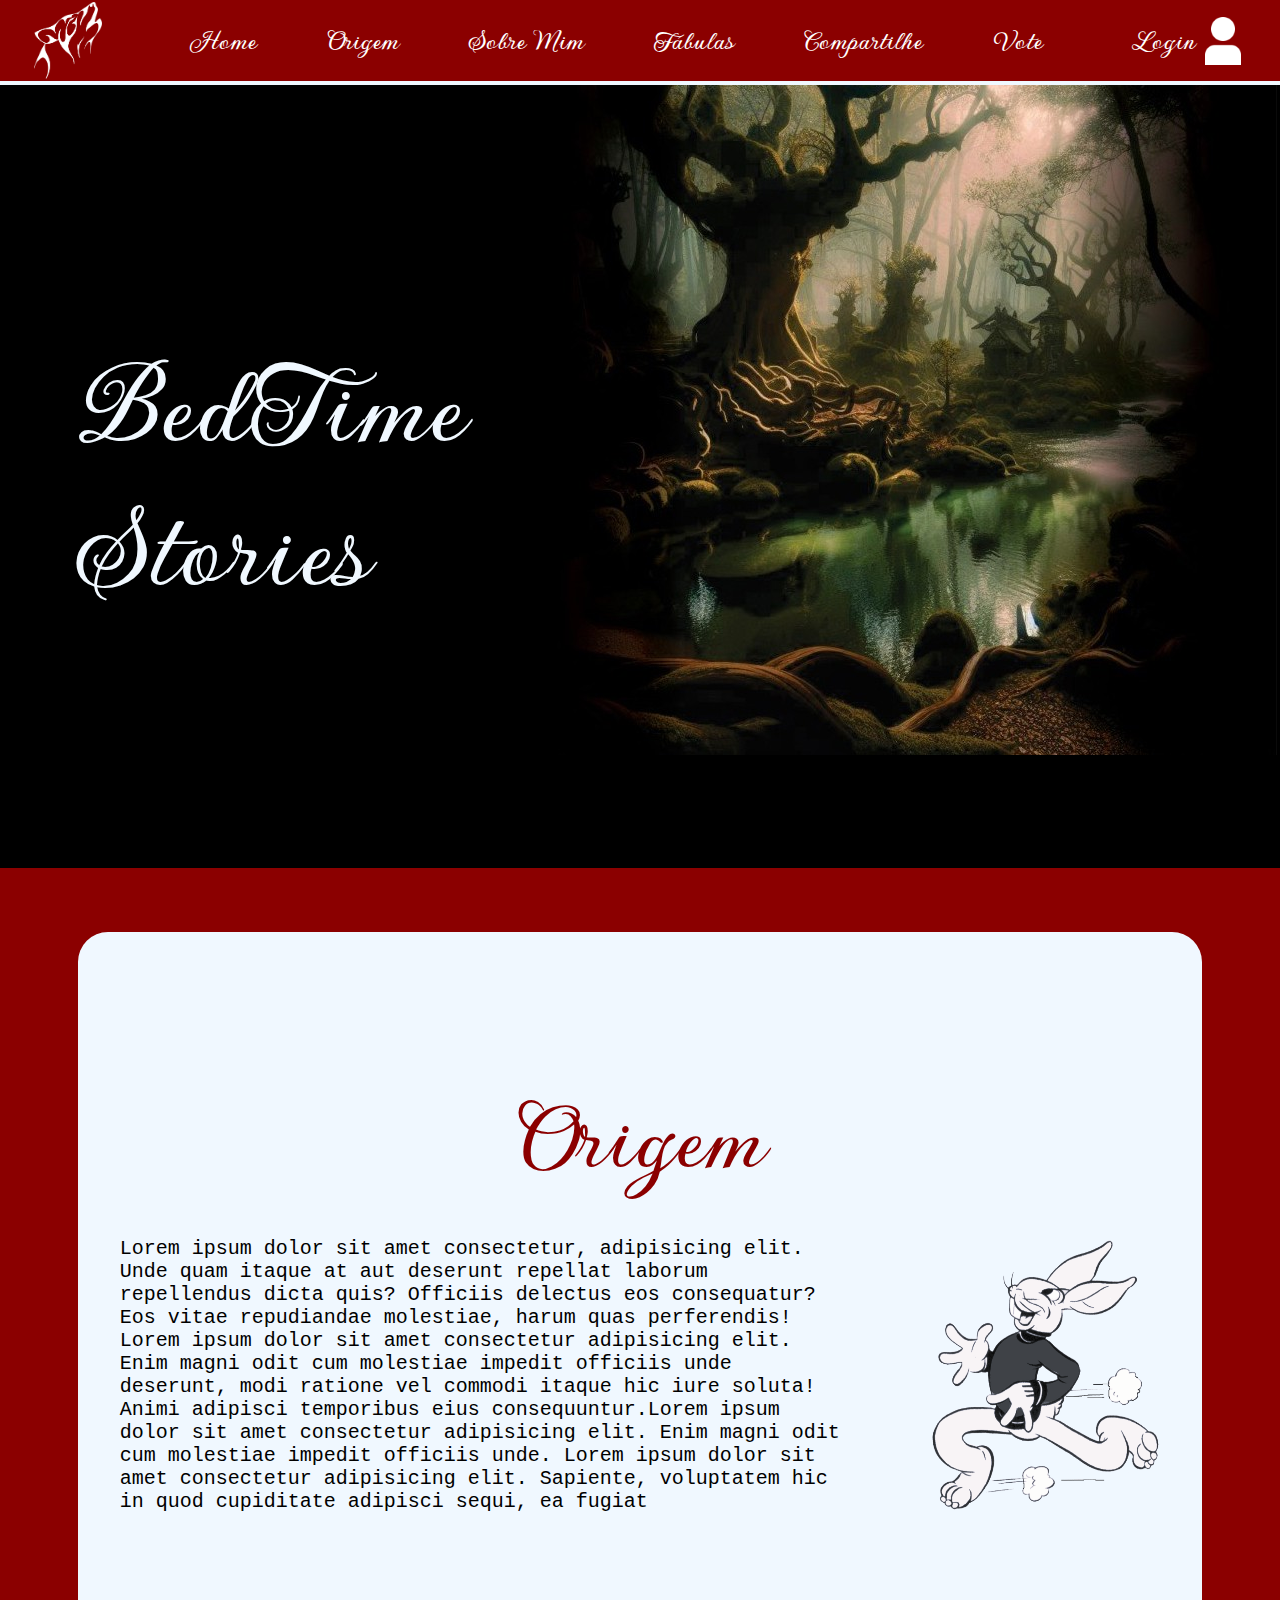
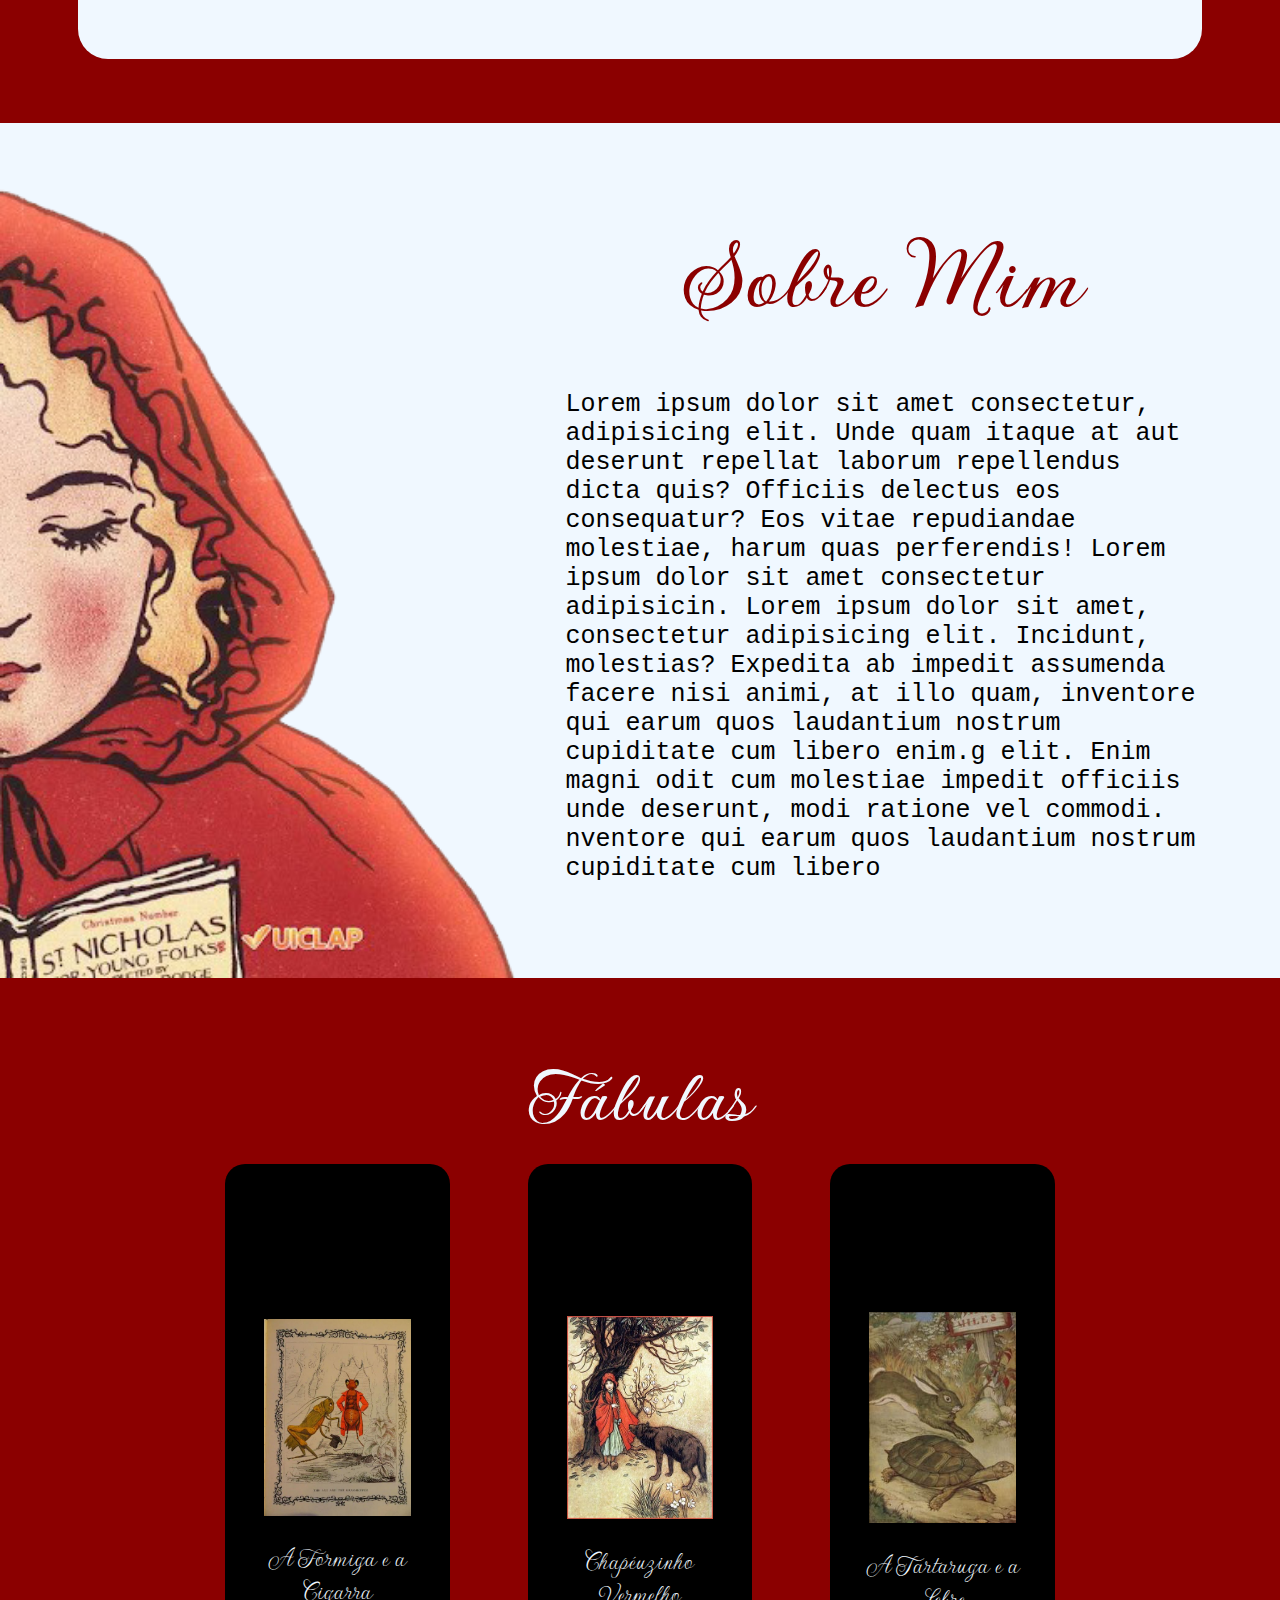
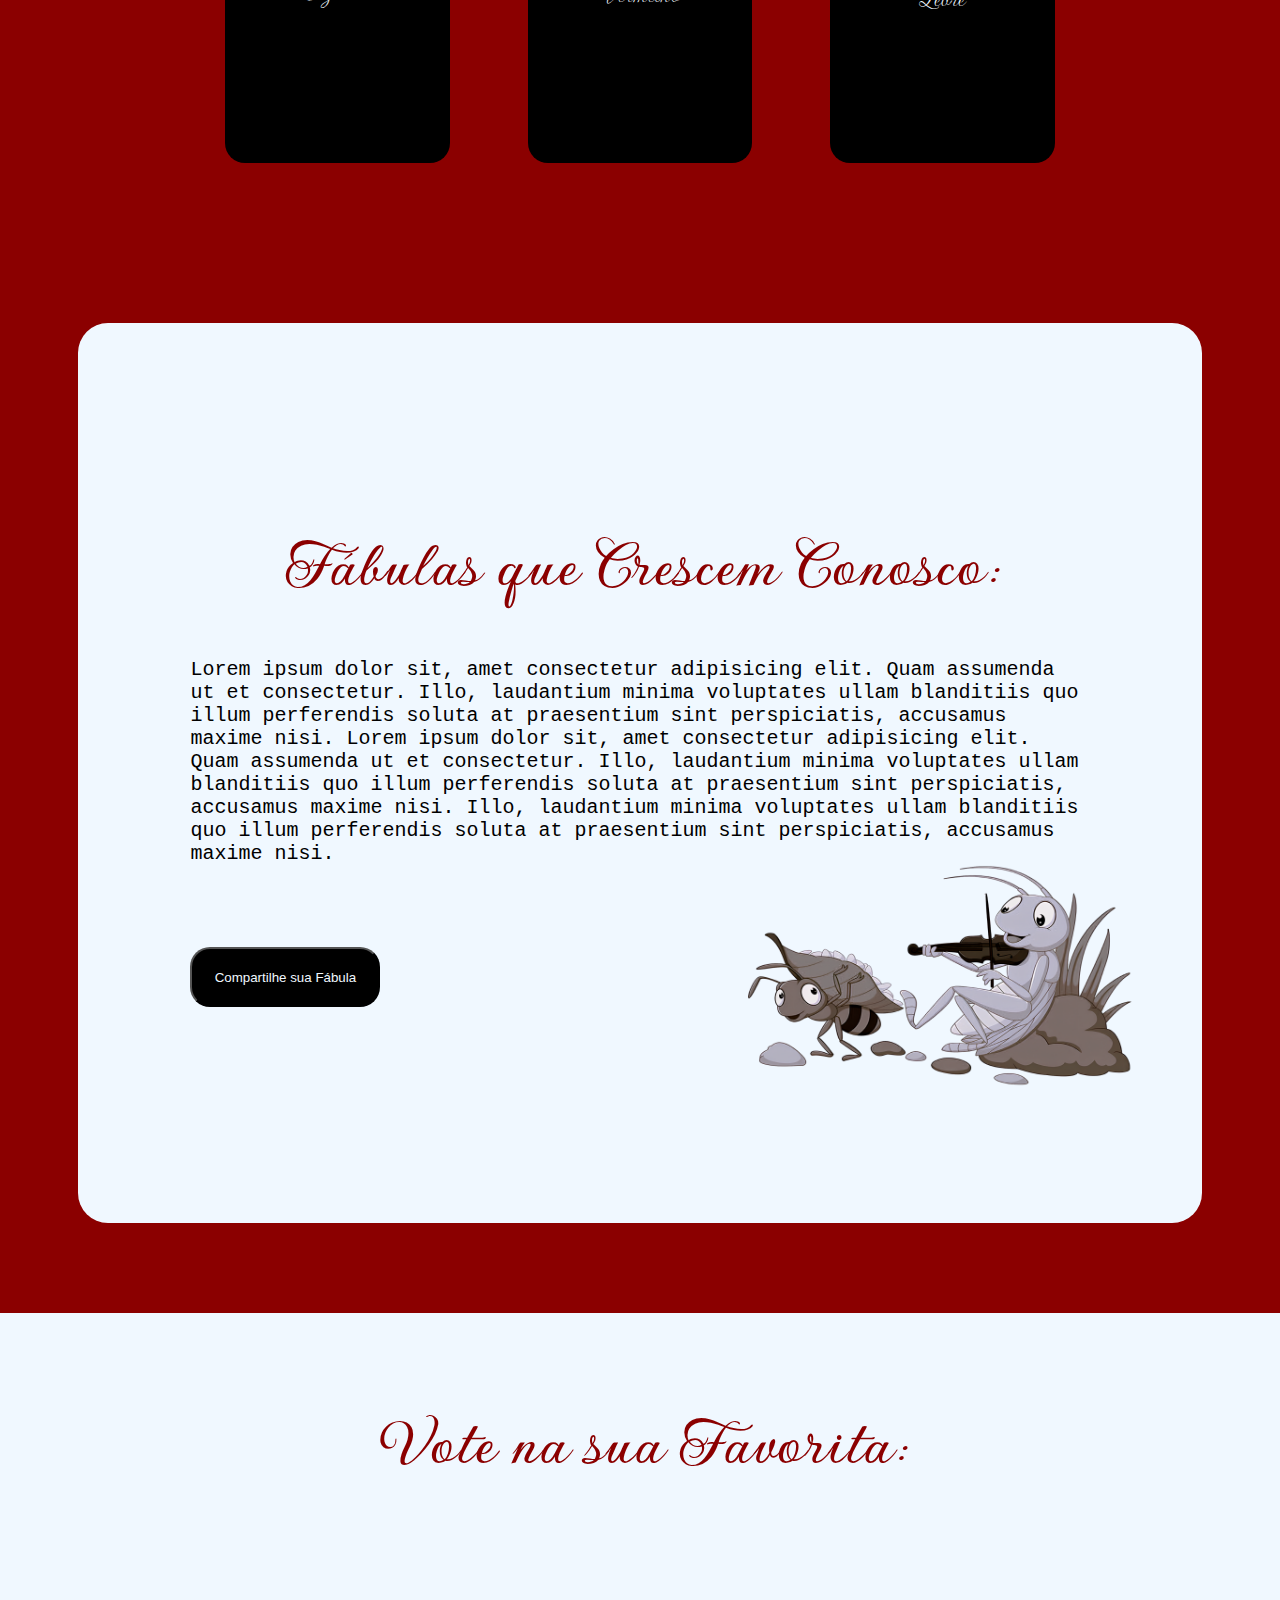
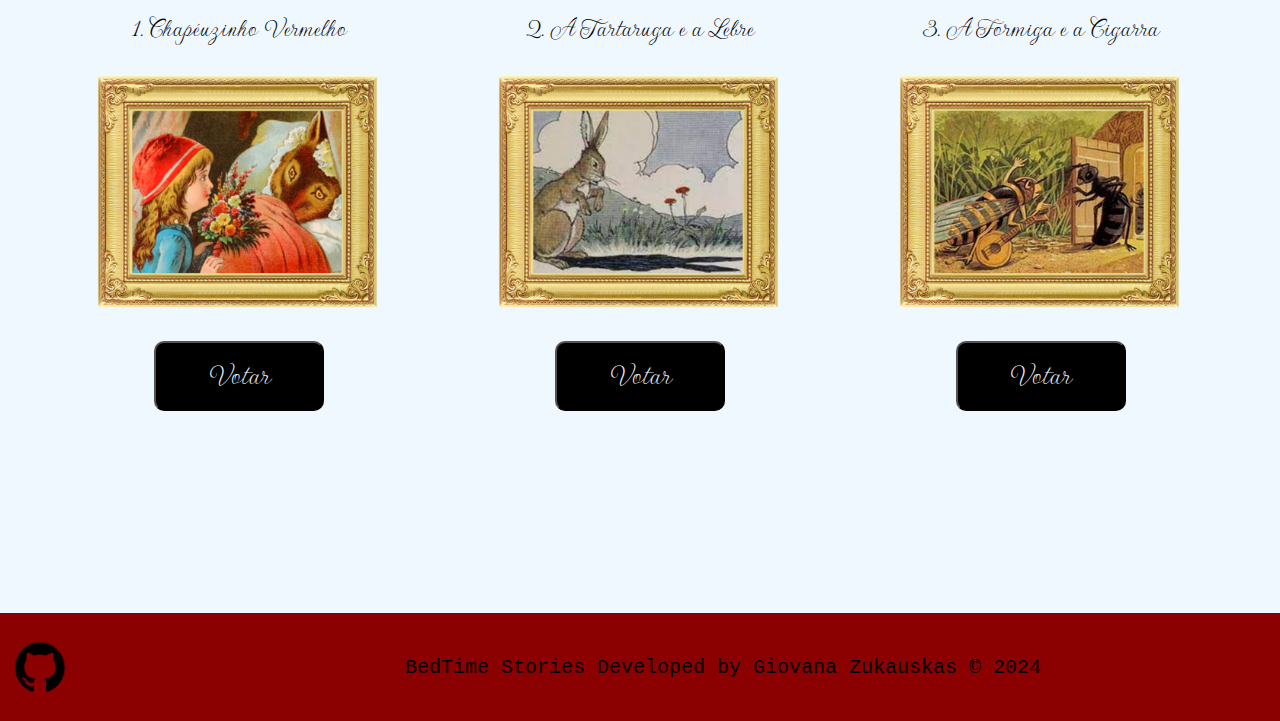
<file: projeto_individual/public/index.html>
<!DOCTYPE html>
<html lang="en">

<head>
  <meta charset="UTF-8">
  <meta name="viewport" content="width=device-width, initial-scale=1.0">
  <title>Document</title>
  <link rel="stylesheet" href="index.css">
</head>

<body>
  <div class="container">
    <div class="header">
      <div class="container">
        <div class="logo">
          <a href="index.html">
            <img src="imagens/logo_lobo.png" />
          </a>
        </div>
        <ul class="navbar">
          <li class="agora">
            <a href="#home" style="color: white;">Home</a>
          </li>
          <li>
            <a href="#origem">Origem</a>
          </li>
          <li>
            <a href="#sobremim">Sobre Mim</a>
          </li>
          <li>
            <a href="#fabulas">Fábulas</a>
          </li>
          <li>
            <a href="#compartilhe">Compartilhe</a>
          </li>
          <li>
            <a href="#vote">Vote</a>
          </li>
        </ul>
        <div class="login">
          <a href="login.html">Login</a>
          <img src="perfil.png" alt="">
        </div>
      </div>
    </div>

    <main>
      <div class="sessao banner" id="home">
        <div class="container2 banner">
          <div class="titulo">

            <h1>BedTime <br> Stories</h1>
          </div>
        </div>
      </div>

      <div class="sessao origem" id="origem">
        <div class="container2 origem">
          <div class="titulo origem">
            <h1>Origem</h1>
          </div>
          <div class="conteudo origem">
            <p>Lorem ipsum dolor sit amet consectetur, adipisicing elit. Unde quam itaque at aut deserunt repellat
              laborum repellendus dicta quis? Officiis delectus eos consequatur? Eos vitae repudiandae molestiae, harum
              quas perferendis! Lorem ipsum dolor sit amet consectetur adipisicing elit. Enim magni odit cum molestiae
              impedit officiis unde deserunt, modi ratione vel commodi itaque hic iure soluta! Animi adipisci temporibus
              eius consequuntur.Lorem ipsum dolor sit amet consectetur adipisicing elit. Enim magni odit cum molestiae
              impedit officiis unde. Lorem ipsum dolor sit amet consectetur adipisicing elit. Sapiente, voluptatem hic
              in quod cupiditate adipisci sequi, ea fugiat </p>
            <img src="imagens/lebreDescolorida.png" alt="">
          </div>
        </div>
      </div>

      <div class="sessao sobreMim" id="sobremim">
        <div class="container2 sobreMim">
          <img src="imagens/chapeuzinho_sobreMim.png" alt="">
          <div class="titulo sobreMim">
            <h1>Sobre Mim</h1>
            <p>Lorem ipsum dolor sit amet consectetur, adipisicing elit. Unde quam itaque at aut deserunt repellat
              laborum repellendus dicta quis? Officiis delectus eos consequatur? Eos vitae repudiandae molestiae, harum
              quas perferendis! Lorem ipsum dolor sit amet consectetur adipisicin. Lorem ipsum dolor sit amet,
              consectetur adipisicing elit. Incidunt, molestias? Expedita ab impedit assumenda facere nisi animi, at
              illo quam, inventore qui earum quos laudantium nostrum cupiditate cum libero enim.g elit. Enim magni odit
              cum molestiae impedit officiis unde deserunt, modi ratione vel commodi. nventore qui earum quos laudantium
              nostrum cupiditate cum libero</p>
          </div>
        </div>
      </div>

      <div class="sessao fabulas" id="fabulas">
        <div class="container2 fabulas">
          <div class="titulo historias">
            <h1>Fábulas</h1>
          </div>
          <div class="menuImagens">
            <div class="bloco" onclick="window.location.href='historiaFormiga.html'">
              <img src="imagens/formiga_cigarra_LerHistoria.JPG" alt="">
              <p>A Formiga e a Cigarra</p>
            </div>
            <div class="bloco" onclick="window.location.href='historiaChapeuzinho.html'">
              <img src="imagens/chapeuzinho_LerHistoria.jpg" alt="">
              <p>Chapéuzinho Vermelho</p>
            </div>
            <div class="bloco" onclick="window.location.href='historiaTartaruga.html'">
              <img src="imagens/tartarugaLebre_LerHistoria.jpg" alt="">
              <p>A Tartaruga e a Lebre</p>
            </div>
          </div>
        </div>
      </div>

      <div class="sessao compartilhe" id="compartilhe">
        <div class="container2 compartilhe">
          <div class="titulo compartilhe">
            <h1>Fábulas que Crescem Conosco:</h1>
          </div>
          <p>Lorem ipsum dolor sit, amet consectetur adipisicing elit. Quam assumenda ut et consectetur. Illo,
            laudantium minima voluptates ullam blanditiis quo illum perferendis soluta at praesentium sint perspiciatis,
            accusamus maxime nisi. Lorem ipsum dolor sit, amet consectetur adipisicing elit. Quam assumenda ut et
            consectetur. Illo, laudantium minima voluptates ullam blanditiis quo illum perferendis soluta at praesentium
            sint perspiciatis, accusamus maxime nisi. Illo, laudantium minima voluptates ullam blanditiis quo illum
            perferendis soluta at praesentium sint perspiciatis, accusamus maxime nisi.</p>
          <div class="imagemCompartilhe">
            <img src="imagens/thumbnail_aformiga-(2).png" alt="">
            <button>Compartilhe sua Fábula</button>
          </div>
        </div>
      </div>

      <div class="sessao vote" id="vote">
        <div class="container2 vote">
          <div class="titulo vote">
            <h1>Vote na sua Favorita:</h1>
          </div>
          <div class="menuImagens votacao">
            <div class="bloco">
              <p>1. Chapéuzinho Vermelho</p>
              <img src="imagens/vote_chapeuzinho.png" alt="">
              <button>Votar</button>
            </div>
            <div class="bloco">
              <p>2. A Tartaruga e a Lebre</p>
              <img src="imagens/vote_lebre.png" alt="">
              <button>Votar</button>
            </div>
            <div class="bloco">
              <p>3. A Formiga e a Cigarra</p>
              <img src="imagens/vote_formiga.png" alt="">
              <button>Votar</button>
            </div>
          </div>
        </div>
      </div>

</main>
          <footer>
            <img src="imagens/git.png" alt="">
           <p>BedTime Stories Developed by Giovana Zukauskas © 2024</p>
          </footer>

</body>

</html>
</file>
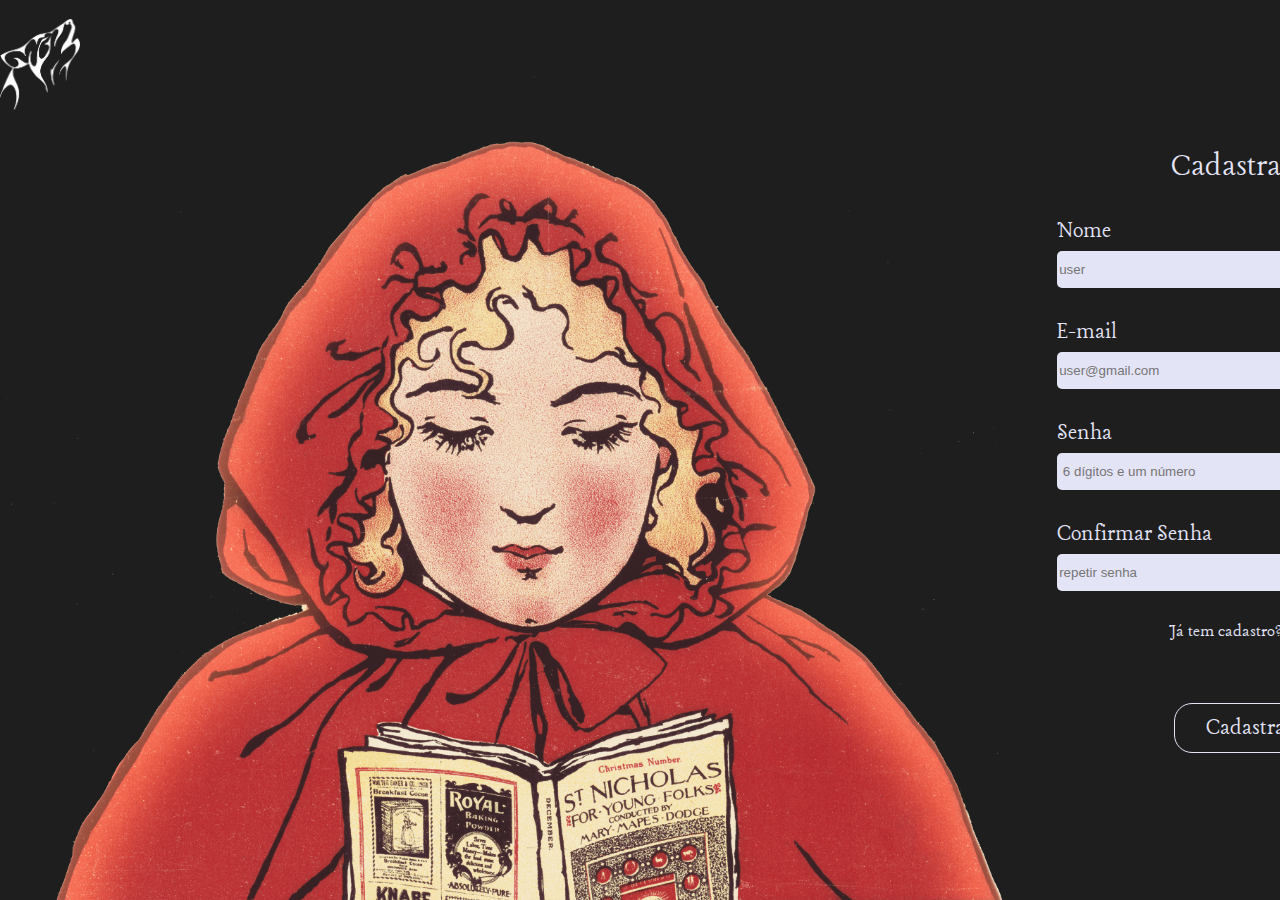
<file: projeto_individual/public/cadastro.html>
<!DOCTYPE html>
<html lang="pt-br">

<head>
    <meta charset="UTF-8">
    <meta name="viewport" content="width=device-width, initial-scale=1.0">
    <link rel="stylesheet" href="cadastro.css">
    <title>Cadastro</title>
    <link rel="shortcut icon" href="assets/icon.png">
</head>

<body>
    <div class="transicao"></div>
    <div class="container">
        <nav>
            <a onclick="transicaoHome()"><img src="imagens/logo_lobo.png" /></a>
        </nav>

        <img class="fundo" src="imagens/chapeuzinho_cadastro.png">

        <div class="cadastro">

            <span class="titulo-cadastro">Cadastrar-se</span>

            <div class="info-cadastro">
                <span class="titulo-input-cadastro">Nome</span>
                <input class="input-cadastro" type="text" id="input_nome" placeholder="user">
            </div>


            <div class="info-cadastro">
                <span class="titulo-input-cadastro">E-mail</span>
                <input class="input-cadastro" type="text" id="input_email" placeholder="user@gmail.com">
            </div>

            <div class="info-cadastro">
                <span class="titulo-input-cadastro">Senha</span>
                <input class="input-cadastro" type="password" id="input_senha" placeholder=" 6 dígitos e um número">
            </div>

            <div class="info-cadastro">
                <span class="titulo-input-cadastro">Confirmar Senha</span>
                <input class="input-cadastro" type="password" id="input_confirmarSenha" placeholder="repetir senha">
            </div>

            <div class="outros-cadastro">
                <a onclick="transicaoLogin()"><span class="outro-cadastro">Já tem cadastro? Entrar</span></a>
            </div>

            <span class="outros-cadastro-mensagem" id="mensagem"></span>
            <button onclick="cadastrar()" class="botao-cadastro"><span>Cadastrar</span></button>

        </div>
    </div>
</body>

</html>

<script>

    window.onload = function () {
        setTimeout(document.querySelector('div').classList.add("active"), 1000)
    }

    function cadastrar() {
        const nome = input_nome.value;
        const email = input_email.value;
        const senha = input_senha.value;
        const confirmarSenha = input_confirmarSenha.value;

        let temNumero = true;
        for (let contador = 0; contador <= senha.length - 1; contador++) {
            let numeroSenha = Number(senha[contador]);
            if (numeroSenha) {
                temNumero = false;
            }
        }

        if (nome == '' || email == '' || senha == '' || confirmarSenha == '') {
            mensagem.style.color = 'red'
            mensagem.innerHTML = 'Preencha todos os campos para continuar'
            setTimeout(function () { mensagem.innerHTML = '' }, 1000)
        }
        else if (nome.length > 20) {
            mensagem.innerHTML = 'O nome deve ter no máximo 20 caractéres'
            setTimeout(function () { mensagem.innerHTML = '' }, 1000)
        }
        else if (email.indexOf('@') == -1 || email.endsWith('@') || email.indexOf('.') == -1) {
            mensagem.innerHTML = 'Insira um e-mail válido'
            setTimeout(function () { mensagem.innerHTML = '' }, 1000)
        }
        else if (senha.length > 6 || senha.length < 6) {
            mensagem.innerHTML = 'A senha deve ter 6 caractéres e pelo menos um número'
            setTimeout(function () { mensagem.innerHTML = '' }, 1000)
        }
        else if (temNumero) {
            mensagem.innerHTML = 'A senha deve ter 6 caractéres e pelo menos um número'
            setTimeout(function () { mensagem.innerHTML = '' }, 1000)
        }
        else if (senha != confirmarSenha) {
            mensagem.innerHTML = 'A confirmação de senha não confere com a senha inserida'
            setTimeout(function () { mensagem.innerHTML = '' }, 1000)
        }
        else {

            fetch("/usuarios/autenticar", {
                method: "POST",
                headers: {
                    "Content-Type": "application/json"
                },
                body: JSON.stringify({
                    emailServer: email,
                    senhaServer: senha
                })
            }).then(function (resposta) {
                console.log("ESTOU NO THEN DO entrar()!")

                if (resposta.ok) {
                    console.log(resposta);
                    mensagem.innerHTML = 'Este usuário já foi cadastrado!'
                    setTimeout(function () { mensagem.innerHTML = '' }, 1000)

                } else {
                    alert('Cadastro realizado com sucesso! Você será redirecionado a página de login.')

                    fetch("/usuarios/cadastrar", {
                        method: "POST",
                        headers: {
                            "Content-Type": "application/json",
                        },
                        body: JSON.stringify({
                            // crie um atributo que recebe o valor recuperado aqui
                            // Agora vá para o arquivo routes/usuario.js
                            nomeServer: nome,
                            emailServer: email,
                            senhaServer: senha
                        }),
                    })
                    window.location.href = "login.html"
                }

            }).catch(function (erro) {
                console.log(erro);
            })






        }
    }

    function transicaoLogin() {
        document.querySelector('div').classList.add("login")
        setTimeout(function () { window.location = 'login.html' }, 1000)
    }


    function transicaoHome() {
        document.querySelector('div').classList.add("login")
        setTimeout(function () { window.location = 'index.html' }, 1000)
    }
</script>
</file>
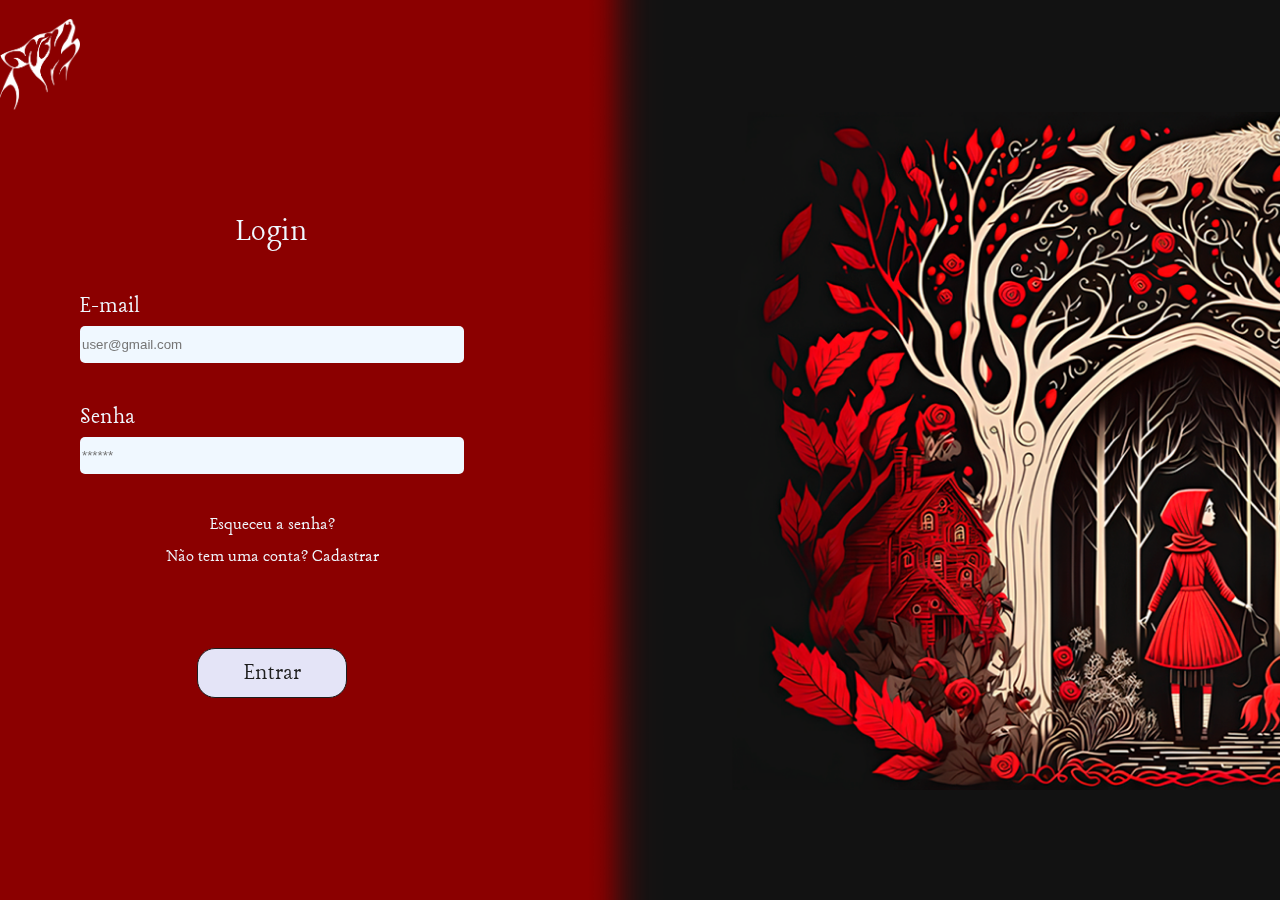
<file: projeto_individual/public/login.html>
<!DOCTYPE html>
<html lang="pt-br">

<head>
    <meta charset="UTF-8">
    <meta name="viewport" content="width=device-width, initial-scale=1.0">
    <link rel="stylesheet" href="login.css">
    <title>Login</title>
    <link rel="shortcut icon" href="assets/icon.png">
</head>

<body>
    <div class="transicao"></div>
    <div class="container">
        <nav>
            <a href="index.html"><img src="imagens/logo_lobo.png" /></a>
        </nav>

        <div class="login">

            <span class="titulo-login">Login</span>

            <div class="info-login">
                <span class="titulo-input-login">E-mail</span>
                <input class="input-login" type="text" id="input_email" placeholder="user@gmail.com">
            </div>

            <div class="info-login">
                <span class="titulo-input-login">Senha</span>
                <input class="input-login" type="password" id="input_senha" placeholder="******">
            </div>

            <div class="outros-login">
                <span class="outro-login">Esqueceu a senha?</span>
                <a onclick="transicaoCadastro()"> <span class="outro-login" onclick="ircadastro()">Não tem uma conta?
                        Cadastrar</span></a>
            </div>

            <span class="outro-login-mensagem" id="mensagem"></span>
            <button onclick="entrar()" class="botao-login"><span class="botao-anim">Entrar</span></button>

        </div>


        <img class="fundo" src="imagens/login.png">

    </div>
</body>

</html>

<script>

    window.onload = function () {
        setTimeout(document.querySelector('div').classList.add("active"), 1000)
    }


    function entrar() {
        const email = input_email.value;
        const senha = input_senha.value;

        if (email == '' || senha == '') {
            mensagem.style.color = 'red'
            mensagem.innerHTML = 'Insira um login e senha'
            setTimeout(function () { mensagem.innerHTML = '' }, 1000)
        } else {

            fetch("/usuarios/autenticar", {
                method: "POST",
                headers: {
                    "Content-Type": "application/json"
                },
                body: JSON.stringify({
                    emailServer: email,
                    senhaServer: senha
                })
            }).then(function (resposta) {
                console.log("ESTOU NO THEN DO entrar()!")

                if (resposta.ok) {
                    console.log(resposta);

                    resposta.json().then(json => {
                        console.log(json);
                        console.log(JSON.stringify(json));
                        sessionStorage.EMAIL_USUARIO = json.email;
                        sessionStorage.NOME_USUARIO = json.nome;
                        sessionStorage.ID_USUARIO = json.idUsuario;

                        setTimeout(function () { window.location = 'dashboard.html' }, 1000); // apenas para exibir o loading


                    });


                } else {

                    console.log("Houve um erro ao tentar realizar o login!");
                    mensagem.style.color = 'red'
                    mensagem.innerHTML = 'E-mail e /ou senha inválidos'
                    setTimeout(function () { mensagem.innerHTML = '' }, 1000)
                    resposta.text().then(texto => {
                        console.error(texto);
                    
                    });
                }

            }).catch(function (erro) {
                console.log(erro);
            })
        }
    }

    function transicaoCadastro() {
        document.querySelector('div').classList.add("cadastro")
        setTimeout(function () { window.location = 'cadastro.html' }, 1000)
    }

    function transicaoHome() {
        document.querySelector('div').classList.remove("active")
        setTimeout(function () { window.location = 'index.html' }, 1000)
    }


</script>
</file>
<file: projeto_individual/public/index.css>
@import url('https://fonts.googleapis.com/css2?family=Cousine:ital,wght@0,400;0,700;1,400;1,700&family=Gwendolyn:wght@400;700&display=swap');

* {
  margin: 0;
  padding: 0;
  box-sizing: border-box;
}

html {
    scroll-behavior: smooth;
  }
  
  body {
    margin: 0;
    font-family: monospace;
    background-color: #f1f3f3;
  }
  
  .header {
    background-color: #8B0000;
    width: 100%;
    height: 85px;
    font-weight: bold;
    border-bottom: 4px aliceblue solid;
  }
  
  .header .container {
    display: flex;
    flex-direction: row;
    justify-content: space-around;
    align-items: center;
    height: 100%;
    font-family: 'Gwendolyn', sans-serif;
  }
  
  .logo a {
    display: flex;
    align-items: center;
    justify-items: center;
    text-decoration: none;
  }
  
  .logo a img {
    height: 100%;
    width: 68px;
  }
  
  .header .container .navbar {
    display: flex;
    list-style: none;
    width: 70%;
    font-size: 29px;
    align-items: center;
    justify-content: center;
    gap: 70px;
  }
  
  .header .container .navbar a {
    color: white;
    text-decoration: none;
  }

  .header .container .login a {
    color: white;
    text-decoration: none;
    font-size: 29px;   
}

.header .container .login {
    display: flex;
    justify-content: center;
    align-items: center;
    gap: 3px;
}

.header .container .login img {
  width: 3em;
  filter: brightness(0) invert(1);
}

.campo img{
    width: 100%;
    height: 600px;
}

.banner .container {
  width: 100%;
  height: 100%;
  display: flex;
  flex-direction: row;
  align-items: center;
  justify-content: center;
}

main {
  display: flex;
  justify-content: center;
  align-items: center;
  flex-direction: column;
  width: 100%;
}

.titulo h1 {
  font-weight: bold;
  font-size: 120px;
  font-family: 'Gwendolyn', sans-serif;
  color: aliceblue;
}

.sessao {
  height: 90vh;
  display: flex;
  justify-content: center;
  align-items: center;
  width: 100%;
}

.container2 {
  width: 100%;
  height: 100%;
  margin-inline: 6em;
  display: flex;
  justify-content: center;
  align-items: center;
}

.container2.banner{
  justify-content: flex-start;
}

.sessao.banner{
  background-image: url('imagens/thumbnail_imagem_home.jpg');
  height: 87vh;
  width: 100%;
  background-repeat: no-repeat;
  background-position: top;
  background-size: auto;
  box-sizing: border-box;
  background-color: #000 ;
}

.sessao.origem{
  background-color: #8B0000;
  height: 95vh;
}

.container2.origem{
  background-color: aliceblue;
  height: 85%;
  border-radius: 30px;
  flex-direction: column;
  gap: 3em;
}

.titulo.origem h1{
  color: #8B0000;
  font-size: 100px;
}

.conteudo.origem img{
    width: 230px;
    margin: 0;
}

.conteudo.origem {
    width: 100%;
    font-size: 20px;
    display: flex;
    justify-content: center;
    flex-direction: row;
    align-items: center;
    gap: 4em;
}

.conteudo.origem p{
  width: 65%;
}

.sessao.sobreMim{
  background-color: aliceblue;
  height: 95vh;
}

.container2.sobreMim{
  width: 100%;
  display: flex;
  justify-content: center;
  align-items: center;
  gap: 3em;
}

.titulo.sobreMim h1{
  color: #8B0000;
  font-size: 100px;
}

.titulo.sobreMim {
  display: flex;
  justify-content: center;
  align-items: center;
  flex-direction: column;
  gap: 4em;
}

.container2 img{
  height: 100%;
  margin: -6em;
}

.container2.sobreMim p{
  font-size: 25px;
  justify-content: space-between;
}

.sessao.fabulas{
  background-color: #8B0000;
  height: 95vh;
}

.container2.fabulas{
  width: 100%;
  background-color: #8B0000;
  flex-direction: column;
  gap: 1.5em;
}

.menuImagens{
  width: 100%;
  height: 70%;
  display: flex;
  justify-content: center;
  align-items: center;
  gap: 6em;
}


.titulo.historias h1{
  font-size: 80px;
}


.bloco {
  width: 20%;
  height: 100%;
  display: flex;
  flex-direction: column;
  justify-content: center;
  align-items: center;
  background-color: #000;
  text-align: center; 
  gap: 2em; 
  padding: 2em; 
  border-radius: 20px;
  cursor: pointer;
}

.bloco img {
  width: 85%;
  height: auto; 
  margin: 0;
}

.bloco p {
  color: aliceblue;
  font-family: 'Gwendolyn', sans-serif;
  margin: 0;
  font-size: 27px;
}

.sessao.compartilhe{
  background-color: #8B0000;
  height: 120vh;
}

.container2.compartilhe{
  width: 100%;
  background-color: aliceblue;
  height: 100vh;
  border-radius: 30px;
  flex-direction: column;
  justify-content: center;
  gap: 4em;
}

.container2.compartilhe p {
  width: 80%;
  font-size: 20px;
}

.titulo.compartilhe h1{
  color: #8B0000;
  font-size: 70px;
}

.imagemCompartilhe img{
  width: 450px;
  height: 250px;
}

.imagemCompartilhe button{
  width: 190px;
  height: 60px;
  border-radius: 20px;
  background-color: #000;
  color: aliceblue; 
}

.imagemCompartilhe{
  width: 80%;
  display: flex;
  flex-direction: row-reverse;
  justify-content: space-between;
  align-items: center;
  margin-top: 1em;
}

.sessao.vote{
  background-color: aliceblue;
  height: 100vh;
}

.container2.vote{
  width: 100%;
  display: flex;
  justify-content: center;
  align-items: center;
  gap: 1em;
  flex-direction: column;
}

.titulo.vote h1{
  color:#8B0000;
 font-size: 70px;
}


.menuImagens.votacao .bloco {
  background-color: aliceblue;
  width: 30%;
}

.menuImagens.votacao .bloco button{
  width: 170px;
  height: 70px;
  background-color: #000;
  color: aliceblue;
  font-family: 'Gwendolyn', sans-serif;
  font-size: 30px;
  border-radius: 10px;
}

.menuImagens.votacao .bloco img{
  width: 110%;

}

.menuImagens.votacao .bloco p{
  color: #000;

}

footer{
  display: flex;
  justify-content: flex-start;
  align-items: center;
  width: 100%;
  height: 12vh;
  background-color:#8B0000;
  gap: 25em;
}

footer img{
  width: 80px;
}

footer p{
  font-size: 20px;
}

.sessao.chapeuzinho {
  height: 100vh; 
  background-image: url(imagens/01.png);
  background-repeat: no-repeat;
  background-position: bottom;
  background-size: cover; 
  width: 100%; 
  margin: 0;
}
  
  .container2.chapeuzinho{
    flex-direction: column;
    gap: 30px;

  }

  .container2.chapeuzinho h1{
    font-size: 60px;
    color: #8B0000;
    font-family: 'Gwendolyn', sans-serif;
    display: flex;
    justify-content: center;
    align-items: center;
  }

  .container2.chapeuzinho p{
    font-size: 20px;
    width: 67%;
    text-align: center;
  }

  .sessao.tartaruga {
    height: 100vh; 
    background-image: url(imagens/02.png);
    background-repeat: no-repeat;
    background-position: bottom;
    background-size: cover; 
    width: 100%; 
    margin: 0;
  }
    
    .container2.tartaruga{
      flex-direction: column;
      gap: 10px;
  
    }
  
    .container2.tartaruga h1{
      font-size: 60px;
      color: #8B0000;
      font-family: 'Gwendolyn', sans-serif;
      display: flex;
      justify-content: center;
      align-items: center;
    }
  
    .container2.tartaruga p{
      font-size: 20px;
      width: 58%;
      text-align: center;
    }

    .sessao.formiga {
      height: 100vh; 
      background-image: url(imagens/03.png);
      background-repeat: no-repeat;
      background-position: bottom;
      background-size: cover; 
      width: 100%; 
      margin: 0;
    }
      
      .container2.formiga{
        flex-direction: column;
        gap: 10px;
    
      }
    
      .container2.formiga h1{
        font-size: 60px;
        color: #8B0000;
        font-family: 'Gwendolyn', sans-serif;
        display: flex;
        justify-content: center;
        align-items: center;
      }
    
      .container2.formiga p{
        font-size: 20px;
        width: 58%;
        text-align: center;
      }

      .menu {
        width: 100%;
        height: 50px; 
        color:#8B0000;
        display: flex;
        justify-content: center;
        align-items: center;
        position: fixed; 
        font-size: 20px;
        top: 0;
        left: 0;
        gap: 1000px;
        margin-top: 1em;
        cursor: pointer;
 
    }

    .menu2 {
      width: 100%;
      height: 50px; 
      color:#8B0000;
      display: flex;
      justify-content: center;
      align-items: center;
      position: fixed; 
      font-size: 20px;
      top: 0;
      left: 0;
      gap: 1000px;
      margin-top: 1em;
      cursor: pointer;

  }

  .menu3 {
    width: 100%;
    height: 50px; 
    color:#8B0000;
    display: flex;
    justify-content: center;
    align-items: center;
    position: fixed; 
    font-size: 20px;
    top: 0;
    left: 0;
    gap: 1000px;
    margin-top: 1em;
    cursor: pointer;

}
</file>
<file: projeto_individual/public/cadastro.css>
@import url('https://fonts.googleapis.com/css2?family=Lancelot&display=swap');

body {
    margin: 0;
    padding: 0;
    font-family: "Lancelot", serif;
    background-color: #1E1E1E;
}


.container {
    display: flex;
    width: 100%;
    height: 100%;
}


nav {
    width: 100vw;
    height: 10vh;
    display: flex;
    align-items: center;
    position: absolute;
    justify-content: flex-start;
}

nav img {
    width: 80px;
    margin-top: 45px;
    cursor: pointer;
    
}

.fundo {
    height: 100vh;
}

.cadastro {
    align-self: center;
    display: flex;
    flex-direction: column;
    align-items: center;
    gap: 30px; 
  
}

.titulo-cadastro {
    font-size: 35px;
    color: #E4E4F7;
}

.titulo-input-cadastro {
    color: #E4E4F7;
    font-size: 25px;
}

.input-cadastro {
    background-color: #E4E4F7;
    border: none;
    border-radius: 5px;
    height: 35px;
    width: 380px;
    color: #1E1E1E;
}

.info-cadastro {
    display: flex;
    flex-direction: column;
    gap: 5px;
}

.outros-cadastro{
    display: flex;
    flex-direction: column;
    align-items: center;
    gap: 10px;
}

.outro-cadastro{
    color: #E4E4F7;
    font-size:19px ;
    cursor: pointer;
}

.outros-cadastro-mensagem{
    font-size:19px ;
    color:red;
}

.botao-cadastro{
    display: inline-block;
    background-color: #1E1E1E;
    border: 1px solid #E4E4F7;
    border-radius: 18px;
    width: 150px;
    height: 50px;
    color: #E4E4F7;
    font-family:"Lancelot", serif ;
    font-size: 25px;
    cursor: pointer;
    transition: background-color 0.3s ease;
}

.botao-cadastro:hover{
    background-color: #8B0000;
}

.botao-cadastro span{
    cursor: pointer;
    display: inline-block;
    position: relative;
  }
  
  .botao-cadastro span:after {
    content: '\00bb';
    position: absolute;
    opacity: 0;
    top: 0;
    right: -20px;
  }
  
  .botao-cadastro:hover span {
    padding-right: 25px;
  }
  
  .botao-cadastro:hover  span:after {
    opacity: 1;
    right: 0;
  }

a{
    text-decoration: none;
}
</file>
<file: projeto_individual/public/login.css>
@import url('https://fonts.googleapis.com/css2?family=Lancelot&display=swap');

body {
    margin: 0;
    padding: 0;
    font-family: "Lancelot", serif;
    background-color:#8B0000;
}


.container {
    display: flex;
    width: 100vw;
    height: 90vh;
    position: fixed;
}


nav {
    width: 100vw;
    height: 10vh;
    display: flex;
    align-items: center;
    position: relative;
    justify-content: flex-start;
}

nav img {
    width: 80px;
    margin-top: 45px;
    cursor: pointer;
}

.fundo {
    height: 100vh; 
    margin-left: -80px;
}

.login {
    position: relative;
    top:50px; 
    align-self: center;
    display: flex;
    flex-direction: column;
    align-items: center;
    gap: 40px;   
    

}

.titulo-login {
    font-size: 35px;
    color: aliceblue;
}

.titulo-input-login {
    color: aliceblue;
    font-size: 25px;
}

.input-login {
    background-color: aliceblue;
    border: none;
    border-radius: 5px;
    height: 35px;
    width: 380px;
    color: #E4E4F7;
}

.info-login {
    display: flex;
    flex-direction: column;
    gap: 5px;
}

.outros-login{
    display: flex;
    flex-direction: column;
    align-items: center;
    gap: 10px;
}

.outro-login{
    color: aliceblue;
    font-size:19px ;
    cursor: pointer;
}

.outro-login-mensagem{
    font-size:19px ;
}

.botao-login{
    display: inline-block;
    background-color: #E4E4F7;
    border: 1px solid #1E1E1E;
    border-radius: 18px;
    width: 150px;
    height: 50px;
    color: #1E1E1E;
    font-family:"Lancelot", serif ;
    font-size: 25px;
    cursor: pointer;
}

.botao-login span{
    cursor: pointer;
    display: inline-block;
    position: relative;
  }
  
  .botao-login span:after {
    content: '\00bb';
    position: absolute;
    opacity: 0;
    top: 0;
    right: -20px;
  }
  
  .botao-login:hover span {
    padding-right: 25px;
  }
  
  .botao-login:hover  span:after {
    opacity: 1;
    right: 0;
  }


a{
    text-decoration: none;
}
</file>
